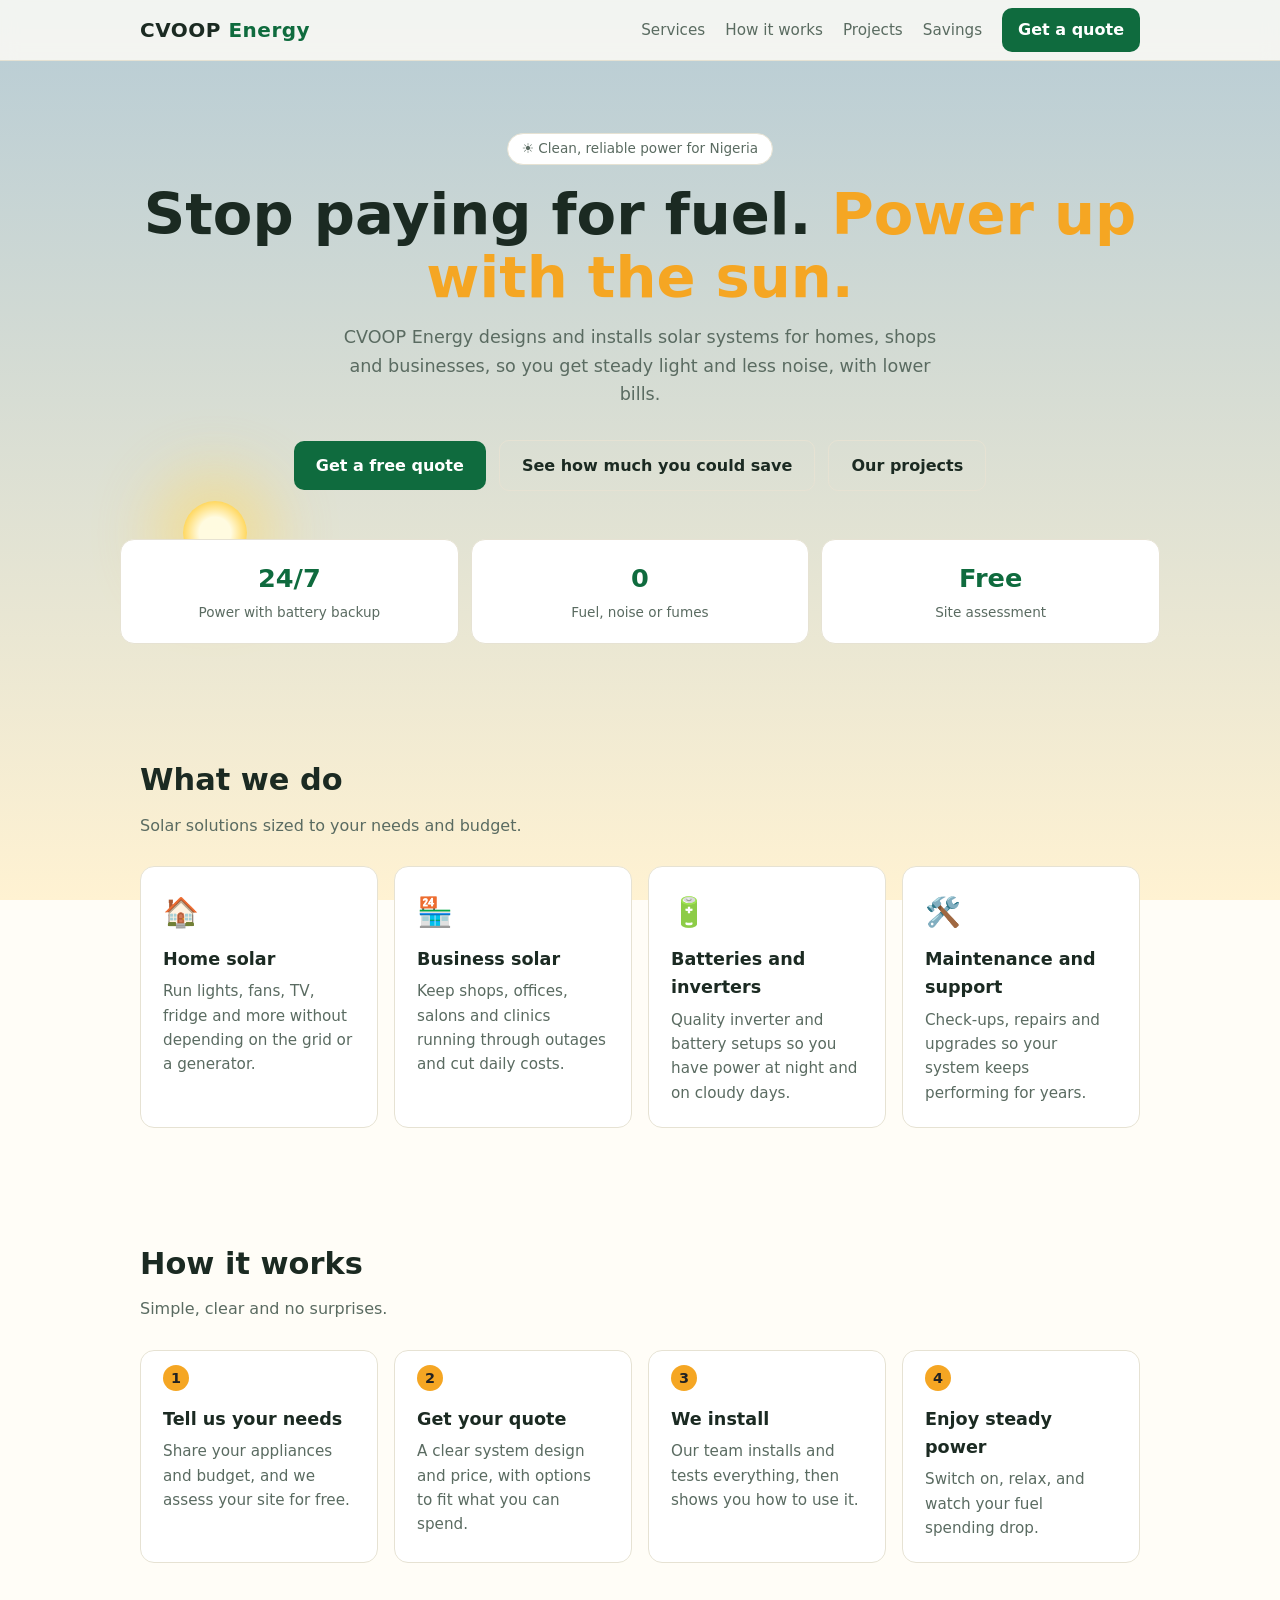
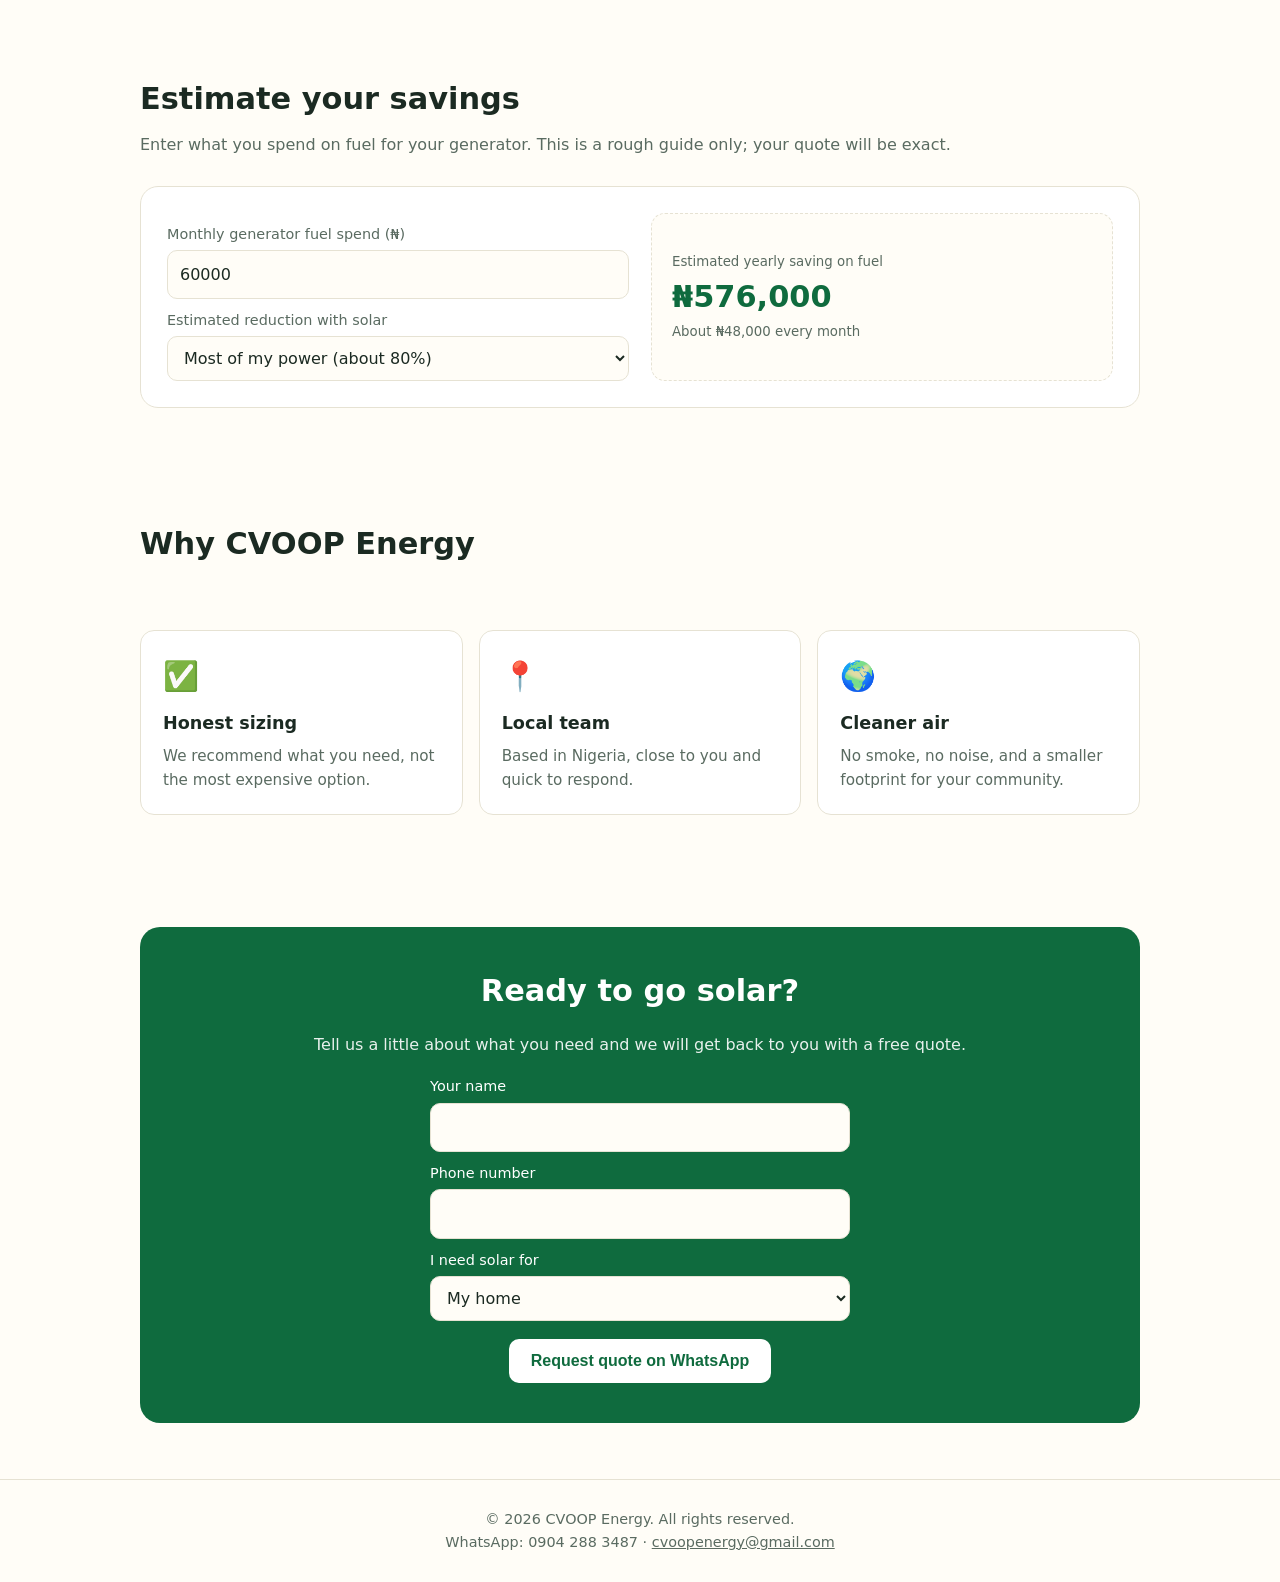
<file: index.html>
<!DOCTYPE html>
<html lang="en">
<head>
<meta charset="utf-8">
<meta name="viewport" content="width=device-width, initial-scale=1, viewport-fit=cover">
<meta name="description" content="CVOOP Energy designs and installs solar power systems for homes and businesses. Get a free quote."><link rel="icon" href="data:image/svg+xml,%3Csvg xmlns='http://www.w3.org/2000/svg' viewBox='0 0 100 100'%3E%3Ctext y='.9em' font-size='90'%3E%E2%98%80%EF%B8%8F%3C/text%3E%3C/svg%3E"><title>CVOOP Energy | Solar Power for Homes and Businesses</title>
<style>
:root{--bg:#fffdf7;--surface:#ffffff;--text:#1b2a22;--muted:#5a6b61;--brand:#0f6b3e;--brand-d:#0a4d2c;--sun:#f5a623;--line:#e6e2d3;--on-brand:#ffffff;box-sizing:border-box;padding-top:env(safe-area-inset-top,0px);padding-bottom:env(safe-area-inset-bottom,0px)}
@media (prefers-color-scheme:dark){:root:not([data-theme="light"]){--bg:#0e1511;--surface:#16211b;--text:#eaf2ec;--muted:#9bb0a3;--brand:#3fbf7f;--brand-d:#2fa56a;--sun:#f7b84a;--line:#25352c;--on-brand:#06210f}}
:root[data-theme="dark"]{--bg:#0e1511;--surface:#16211b;--text:#eaf2ec;--muted:#9bb0a3;--brand:#3fbf7f;--brand-d:#2fa56a;--sun:#f7b84a;--line:#25352c;--on-brand:#06210f}
html{scroll-padding-top:env(safe-area-inset-top,0px);scroll-behavior:smooth}
*{box-sizing:border-box}
body{margin:0;background:transparent;color:var(--text);font-family:system-ui,-apple-system,"Segoe UI",Roboto,sans-serif;line-height:1.6}
.wrap{max-width:1040px;margin:0 auto;padding:0 20px}
header{position:sticky;top:env(safe-area-inset-top,0px);background:color-mix(in srgb,var(--bg) 82%,transparent);-webkit-backdrop-filter:blur(8px);backdrop-filter:blur(8px);border-bottom:1px solid var(--line);z-index:5}
nav{display:flex;align-items:center;justify-content:space-between;height:60px}
.logo{font-weight:800;font-size:1.25rem;letter-spacing:.5px;color:var(--text);text-decoration:none}
.logo span{color:var(--brand)}
nav a.link{color:var(--muted);text-decoration:none;margin-left:20px;font-size:.95rem}
@media(max-width:640px){nav a.link{display:none}}
.btn{display:inline-block;background:var(--brand);color:var(--on-brand);padding:12px 22px;border-radius:10px;font-weight:600;text-decoration:none;border:0;cursor:pointer;font-size:1rem}
.btn:hover{background:var(--brand-d)}
.btn.alt{background:transparent;color:var(--text);border:1px solid var(--line)}
.hero{padding:72px 0 56px;text-align:center}
.tag{display:inline-block;background:var(--surface);border:1px solid var(--line);padding:4px 14px;border-radius:99px;font-size:.85rem;color:var(--muted)}
h1{font-size:clamp(2.1rem,6vw,3.6rem);line-height:1.1;margin:18px 0 14px}
h1 em{font-style:normal;color:var(--sun)}
.hero p{max-width:600px;margin:0 auto 28px;color:var(--muted);font-size:1.1rem}
.hero .btn{margin:4px}
.stats{display:grid;grid-template-columns:repeat(3,1fr);gap:12px;margin-top:44px}
.stat{background:var(--surface);border:1px solid var(--line);border-radius:14px;padding:18px}
.stat b{display:block;font-size:1.6rem;color:var(--brand)}
.stat span{font-size:.85rem;color:var(--muted)}
section{padding:56px 0}
h2{font-size:1.9rem;margin:0 0 8px}
.sub{color:var(--muted);margin:0 0 28px}
.grid{display:grid;grid-template-columns:repeat(auto-fit,minmax(230px,1fr));gap:16px}
.card{background:var(--surface);border:1px solid var(--line);border-radius:14px;padding:22px}
.card .ic{font-size:1.8rem}
.card h3{margin:10px 0 6px;font-size:1.1rem}
.card p{margin:0;color:var(--muted);font-size:.95rem}
.steps{counter-reset:s}
.steps .card{position:relative;padding-top:44px}
.steps .card::before{counter-increment:s;content:counter(s);position:absolute;top:14px;left:22px;width:26px;height:26px;border-radius:50%;background:var(--sun);color:#222;font-weight:700;display:grid;place-items:center;font-size:.9rem}
.calc{background:var(--surface);border:1px solid var(--line);border-radius:18px;padding:26px;display:grid;gap:22px;grid-template-columns:1fr 1fr}
@media(max-width:700px){.calc{grid-template-columns:1fr}}
label{display:block;font-size:.9rem;color:var(--muted);margin:10px 0 4px}
input,select,textarea{width:100%;padding:11px 12px;border-radius:10px;border:1px solid var(--line);background:var(--bg);color:var(--text);font:inherit}
.out{background:var(--bg);border:1px dashed var(--line);border-radius:14px;padding:20px;display:flex;flex-direction:column;justify-content:center}
.out b{font-size:1.9rem;color:var(--brand)}
.out small{color:var(--muted)}
.cta{background:var(--brand);color:var(--on-brand);border-radius:20px;padding:40px 24px;text-align:center}
.cta p{opacity:.9}
.cta .btn{background:var(--on-brand);color:var(--brand)}
footer{border-top:1px solid var(--line);padding:28px 0;color:var(--muted);font-size:.9rem;text-align:center}
[hidden]{display:none!important}
body[data-view="projects"] main>*:not(#projects){display:none}
body[data-view="admin"] main>*:not(#admin):not(#locked){display:none}
body[data-view="home"] #projects,body[data-view="home"] #admin,body[data-view="home"] #locked,body[data-view="projects"] #locked,body[data-view="projects"] #admin{display:none}
.proj h3{margin:0 0 4px}.meta{color:var(--muted);font-size:.85rem;margin-bottom:8px}.proj details{margin-top:12px}.proj summary{cursor:pointer;color:var(--brand);font-weight:600}.tw{overflow-x:auto}table.beme{width:100%;border-collapse:collapse;font-size:.85rem;margin-top:8px}table.beme th,table.beme td{border-bottom:1px solid var(--line);padding:6px;text-align:left;white-space:nowrap}.acts{display:flex;gap:8px;margin-top:12px;flex-wrap:wrap}.btn.sm{padding:6px 12px;font-size:.85rem}.adm{background:var(--surface);border:1px solid var(--line);border-radius:18px;padding:24px}.row{display:grid;grid-template-columns:2fr .8fr .7fr .9fr auto;gap:6px;margin-top:6px}.two{display:grid;grid-template-columns:1fr 1fr;gap:10px}@media(max-width:700px){.row{grid-template-columns:1fr 1fr}.row .it{grid-column:1/-1}.two{grid-template-columns:1fr}}
html{background:var(--bg)}
#sky{position:fixed;inset:0;z-index:-1;overflow:hidden;pointer-events:none;background:linear-gradient(#9edbff,#fff4d6)}
#sun,#moon{position:absolute;border-radius:50%;transform:translate(-50%,-50%)}
#sun{width:64px;height:64px;background:radial-gradient(circle,#fffbe0 0 35%,#ffd65a 72%);box-shadow:0 0 60px 30px rgba(255,214,90,.45)}
#moon{width:46px;height:46px;background:#f3f1e6;box-shadow:0 0 30px 8px rgba(220,225,255,.3),inset -12px -6px 0 0 #c9c7b8;opacity:0}
.star{position:absolute;width:2px;height:2px;border-radius:50%;background:#fff}
#cyc{position:fixed;right:14px;bottom:calc(14px + env(safe-area-inset-bottom,0px));z-index:6;background:var(--surface);color:var(--text)}
.card,.stat,.calc,.adm,.out,input,select,textarea,header{transition:background-color .8s,border-color .8s,color .8s}
body{transition:color .8s}
html{-webkit-text-size-adjust:100%}
input,select,textarea{font-size:16px}
.btn{min-height:44px;display:inline-flex;align-items:center;justify-content:center}
.btn.sm{min-height:40px}
.menu{display:none;background:none;border:1px solid var(--line);color:var(--text);border-radius:10px;width:44px;height:44px;font-size:1.3rem;cursor:pointer}
@media(max-width:640px){
.wrap{padding:0 16px}
.menu{display:inline-block}
nav .navlinks{display:none;position:absolute;left:0;right:0;top:100%;background:var(--bg);border-bottom:1px solid var(--line);padding:6px 16px 16px;flex-direction:column}
nav .navlinks.open{display:flex}
nav .navlinks a.link:not([hidden]){display:block!important;margin:0;padding:14px 0;font-size:1.05rem;border-bottom:1px solid var(--line)}
nav .navlinks .btn{margin:14px 0 0!important;padding:12px 16px!important}
.hero{padding:44px 0 36px}
.hero .btn{display:flex;width:100%;margin:10px 0}
.stats{gap:8px;margin-top:32px}.stat{padding:12px 6px}.stat b{font-size:1.3rem}.stat span{font-size:.75rem}
section{padding:36px 0}h2{font-size:1.5rem}
.calc{padding:18px}.cta{padding:28px 16px}.adm{padding:16px}
}
.bimg{display:block;width:100%;max-height:320px;object-fit:contain;background:var(--bg);border:1px solid var(--line);border-radius:10px;margin-top:12px}
.bwrap{position:relative;margin-top:12px;cursor:zoom-in;-webkit-user-select:none;user-select:none;-webkit-touch-callout:none}
.bwrap .bimg{margin-top:0;pointer-events:none;-webkit-user-drag:none}
.bshield{position:absolute;inset:0}
.lbox{position:fixed;inset:0;z-index:50;background:rgba(0,0,0,.88);display:flex;flex-direction:column;align-items:center;justify-content:flex-start;overflow-y:auto;padding:16px;gap:12px}
.lbox>.btn{position:sticky;top:0;flex:none;z-index:2}
.lbox .bwrap{flex:none}
.lbox .bwrap{cursor:default;max-width:100%}
.lbox .bimg{max-height:calc(100vh - 110px);width:auto;max-width:100%;border:0}
@media print{.bwrap,.lbox{display:none!important}}
.bshield.wm{background-image:url("data:image/svg+xml;utf8,%3Csvg xmlns='http://www.w3.org/2000/svg' width='260' height='160'%3E%3Ctext x='130' y='80' text-anchor='middle' font-family='Arial' font-size='22' font-weight='700' fill='white' fill-opacity='.55' stroke='black' stroke-opacity='.35' stroke-width='.8' transform='rotate(-30 130 80)'%3ECVOOP ENERGY%3C/text%3E%3C/svg%3E");background-repeat:repeat}
</style>
</head>
<body data-view="home">
<div id="sky" aria-hidden="true"><div id="sun"></div><div id="moon"></div></div>
<header><div class="wrap"><nav>
<a class="logo" href="#top">CVOOP <span>Energy</span></a>
<button class="menu" id="menuBtn" type="button" aria-label="Menu" aria-expanded="false">☰</button>
<div class="navlinks" id="navLinks"><a class="link" href="#services">Services</a><a class="link" href="#process">How it works</a><a class="link" href="projects.html">Projects</a><a class="link" href="#savings">Savings</a><a class="btn" style="margin-left:20px;padding:8px 16px" href="#contact">Get a quote</a></div>
</nav></div></header>

<main id="top">
<div class="wrap hero">
<span class="tag">☀️ Clean, reliable power for Nigeria</span>
<h1>Stop paying for fuel. <em>Power up with the sun.</em></h1>
<p>CVOOP Energy designs and installs solar systems for homes, shops and businesses, so you get steady light and less noise, with lower bills.</p>
<a class="btn" href="#contact">Get a free quote</a> <a class="btn alt" href="#savings">See how much you could save</a> <a class="btn alt" href="projects.html">Our projects</a>
<div class="stats">
<div class="stat"><b>24/7</b><span>Power with battery backup</span></div>
<div class="stat"><b>0</b><span>Fuel, noise or fumes</span></div>
<div class="stat"><b>Free</b><span>Site assessment</span></div>
</div>
</div>

<section id="services"><div class="wrap">
<h2>What we do</h2><p class="sub">Solar solutions sized to your needs and budget.</p>
<div class="grid">
<div class="card"><div class="ic">🏠</div><h3>Home solar</h3><p>Run lights, fans, TV, fridge and more without depending on the grid or a generator.</p></div>
<div class="card"><div class="ic">🏪</div><h3>Business solar</h3><p>Keep shops, offices, salons and clinics running through outages and cut daily costs.</p></div>
<div class="card"><div class="ic">🔋</div><h3>Batteries and inverters</h3><p>Quality inverter and battery setups so you have power at night and on cloudy days.</p></div>
<div class="card"><div class="ic">🛠️</div><h3>Maintenance and support</h3><p>Check-ups, repairs and upgrades so your system keeps performing for years.</p></div>
</div></div></section>

<section id="process"><div class="wrap">
<h2>How it works</h2><p class="sub">Simple, clear and no surprises.</p>
<div class="grid steps">
<div class="card"><h3>Tell us your needs</h3><p>Share your appliances and budget, and we assess your site for free.</p></div>
<div class="card"><h3>Get your quote</h3><p>A clear system design and price, with options to fit what you can spend.</p></div>
<div class="card"><h3>We install</h3><p>Our team installs and tests everything, then shows you how to use it.</p></div>
<div class="card"><h3>Enjoy steady power</h3><p>Switch on, relax, and watch your fuel spending drop.</p></div>
</div></div></section>

<section id="savings"><div class="wrap">
<h2>Estimate your savings</h2><p class="sub">Enter what you spend on fuel for your generator. This is a rough guide only; your quote will be exact.</p>
<div class="calc">
<div>
<label for="spend">Monthly generator fuel spend (₦)</label>
<input id="spend" type="number" min="0" value="60000" step="5000">
<label for="cut">Estimated reduction with solar</label>
<select id="cut"><option value="0.6">Partial backup (about 60%)</option><option value="0.8" selected>Most of my power (about 80%)</option><option value="0.95">Almost fully solar (about 95%)</option></select>
</div>
<div class="out">
<small>Estimated yearly saving on fuel</small>
<b id="yr">₦0</b>
<small id="mo"></small>
</div>
</div></div></section>

<section id="why"><div class="wrap">
<h2>Why CVOOP Energy</h2><p class="sub">&nbsp;</p>
<div class="grid">
<div class="card"><div class="ic">✅</div><h3>Honest sizing</h3><p>We recommend what you need, not the most expensive option.</p></div>
<div class="card"><div class="ic">📍</div><h3>Local team</h3><p>Based in Nigeria, close to you and quick to respond.</p></div>
<div class="card"><div class="ic">🌍</div><h3>Cleaner air</h3><p>No smoke, no noise, and a smaller footprint for your community.</p></div>
</div></div></section>

<section id="contact"><div class="wrap">
<div class="cta">
<h2>Ready to go solar?</h2>
<p>Tell us a little about what you need and we will get back to you with a free quote.</p>
<div style="max-width:420px;margin:18px auto;text-align:left">
<label for="nm" style="color:inherit">Your name</label><input id="nm" autocomplete="name">
<label for="ph" style="color:inherit">Phone number</label><input id="ph" type="tel" autocomplete="tel">
<label for="ty" style="color:inherit">I need solar for</label>
<select id="ty"><option>My home</option><option>My business</option><option>Not sure yet</option></select>
</div>
<button class="btn" id="send" type="button">Request quote on WhatsApp</button>
</div>
</div></section>
</main>

<footer><div class="wrap">© <span id="y"></span> CVOOP Energy. All rights reserved.<br>WhatsApp: 0904 288 3487 · <a href="mailto:cvoopenergy@gmail.com" style="color:inherit">cvoopenergy@gmail.com</a></div></footer>

<script>
(function(){
  var fmt=function(n){return "₦"+Math.round(n).toLocaleString("en-NG")};
  var s=document.getElementById("spend"),c=document.getElementById("cut");
  function calc(){var m=(parseFloat(s.value)||0)*parseFloat(c.value);
    document.getElementById("yr").textContent=fmt(m*12);
    document.getElementById("mo").textContent="About "+fmt(m)+" every month";}
  s.addEventListener("input",calc);c.addEventListener("change",calc);calc();
  document.getElementById("y").textContent=new Date().getFullYear();
  // Replace with the real WhatsApp number in international format, digits only
  var WHATSAPP="2349042883487";
  document.getElementById("send").addEventListener("click",function(){
    var t="Hello CVOOP Energy, I’m "+(document.getElementById("nm").value||"a new customer")+
      ". I need solar for: "+document.getElementById("ty").value+
      ". My phone: "+(document.getElementById("ph").value||"—")+". Please send me a quote.";
    window.open("https://wa.me/"+WHATSAPP+"?text="+encodeURIComponent(t),"_blank");
  });
})();
</script>
<script>
(function(){
var root=document.documentElement,sky=document.getElementById("sky"),sun=document.getElementById("sun"),moon=document.getElementById("moon"),btn=document.getElementById("cyc");
var stars=[];for(var i=0;i<45;i++){var s=document.createElement("i");s.className="star";s.style.left=(Math.random()*100)+"%";s.style.top=(Math.random()*60)+"%";s.style.opacity=0;s.style.transform="scale("+(0.6+Math.random()*1.2)+")";sky.appendChild(s);stars.push(s)}
var KD=[[-1,[7,12,28],[18,28,52]],[-0.12,[7,12,28],[18,28,52]],[0,[42,35,80],[100,50,80]],[0.18,[70,50,70],[120,70,60]],[0.5,[20,50,80],[40,70,95]],[1,[20,50,80],[40,70,95]]];
var KL=[[-1,[150,165,205],[215,210,232]],[-0.12,[150,165,205],[215,210,232]],[0,[205,160,190],[255,205,170]],[0.18,[255,190,130],[255,232,185]],[0.5,[150,210,250],[255,246,222]],[1,[150,210,250],[255,246,222]]];
var K=KL,mq=matchMedia("(prefers-color-scheme: dark)");
function cl(v,a,b){return Math.min(b,Math.max(a,v))}
function mix(a,b,t){return a.map(function(v,i){return Math.round(v+(b[i]-v)*t)})}
function rgb(c){return "rgb("+c.join(",")+")"}
function pal(e){for(var i=1;i<K.length;i++){if(e<=K[i][0]){var t=(e-K[i-1][0])/(K[i][0]-K[i-1][0]);return[mix(K[i-1][1],K[i][1],t),mix(K[i-1][2],K[i][2],t)]}}return[K[5][1],K[5][2]]}
function draw(h){
 var dark=mq.matches;K=dark?KD:KL;var p=(h-6)/12,e=Math.sin(Math.PI*p),c=pal(e);
 sky.style.background="linear-gradient(to bottom,"+rgb(c[0])+","+rgb(c[1])+")";
 root.removeAttribute("data-theme");
 var sc=mix([255,110,40],[255,214,90],cl(e*2.5,0,1));
 sun.style.background="radial-gradient(circle,#fffbe0 0 35%,"+rgb(sc)+" 72%)";
 sun.style.boxShadow="0 0 60px 30px rgba("+sc.join(",")+",.45)";
 sun.style.display=(p>-0.12&&p<1.12)?"block":"none";
 sun.style.left=(5+90*p)+"%";sun.style.top=(88-72*Math.sin(Math.PI*p))+"%";
 var pm=h>=18?(h-18)/12:(h+6)/12;
 moon.style.left=(5+90*pm)+"%";moon.style.top=(88-72*Math.sin(Math.PI*pm))+"%";
 moon.style.opacity=cl((0.05-e)*6,0,1);
 var n=dark?cl((-e-0.05)/0.4,0,1):0;stars.forEach(function(x){x.style.opacity=n});
}
var previewing=false,timer=null,last=null,reduce=matchMedia("(prefers-reduced-motion: reduce)").matches,H=reduce?12:7;
function real(){var d=new Date();return d.getHours()+d.getMinutes()/60}
function tick(){draw(H)}
tick();if(mq.addEventListener)mq.addEventListener("change",tick);
if(!reduce){(function f(t){if(last!=null){H=(H+(t-last)/1000*24/60)%24}last=t;draw(H);requestAnimationFrame(f)})(performance.now());}
if(btn)btn.onclick=function(){
 if(previewing){previewing=false;clearInterval(timer);btn.textContent="▶ Preview sun cycle";tick();return}
 previewing=true;btn.textContent="■ Stop preview";
 var start=real(),step=0;
 timer=setInterval(function(){step++;draw((start+step*0.1)%24);if(step>=240){previewing=false;clearInterval(timer);btn.textContent="▶ Preview sun cycle";tick()}},80);
};
})();
</script>
<script>
(function(){var b=document.getElementById("menuBtn"),n=document.getElementById("navLinks");
function set(o){n.classList.toggle("open",o);b.setAttribute("aria-expanded",o);b.textContent=o?"✕":"☰"}
b.onclick=function(){set(!n.classList.contains("open"))};
n.addEventListener("click",function(e){if(e.target.closest("a"))set(false)});})();
</script>
</body>
</html>
</file>
